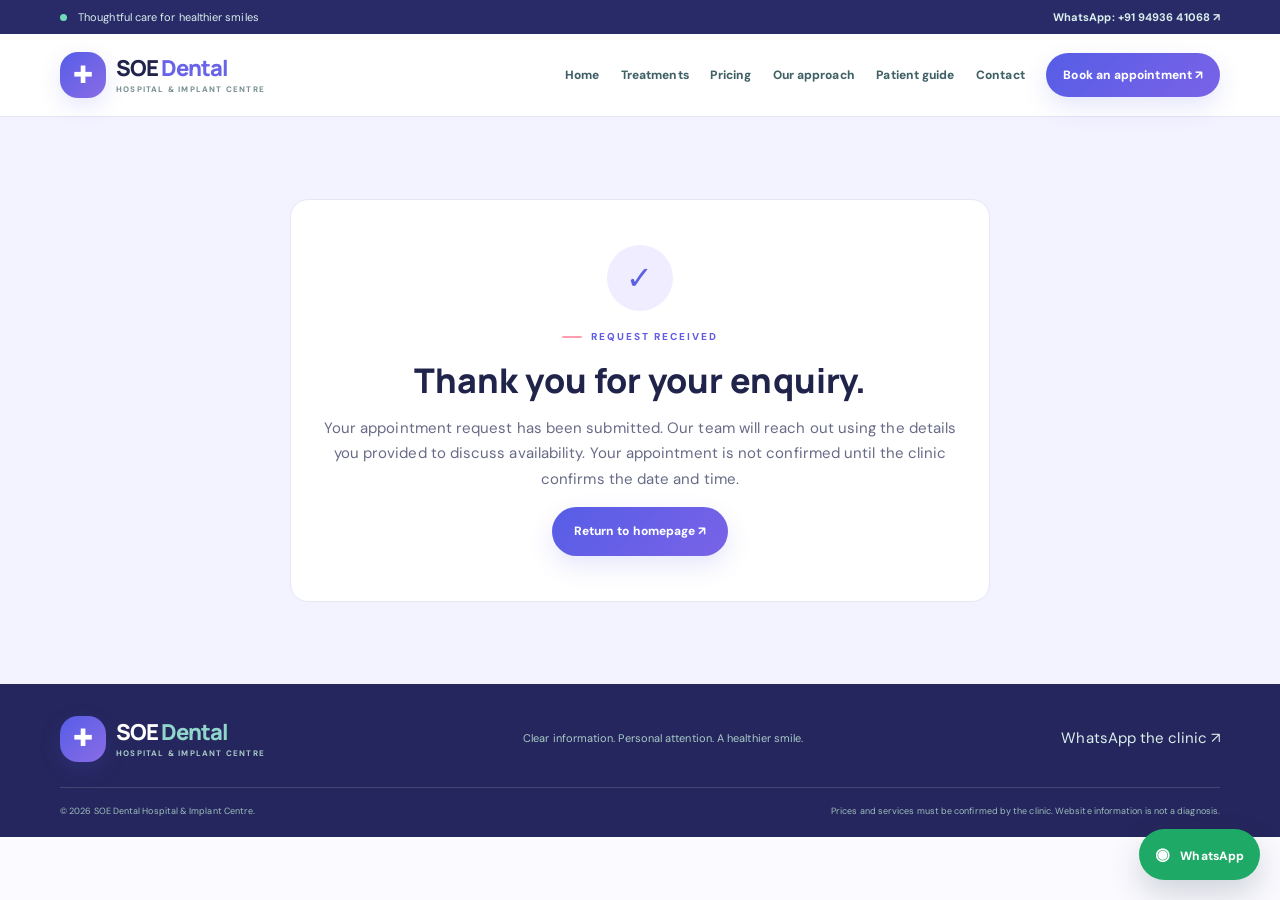
<file: SOE_Dental_Hospital_Multipage/appointment-success.html>
<!doctype html><html lang="en"><head><meta charset="utf-8"><meta name="viewport" content="width=device-width, initial-scale=1"><meta name="description" content="Your appointment enquiry has been received by SOE Dental Hospital. Await clinic confirmation."><meta name="robots" content="index,follow"><meta name="theme-color" content="#555de8"><title>Appointment Request Received | SOE Dental Hospital</title><link rel="preconnect" href="https://fonts.googleapis.com"><link rel="preconnect" href="https://fonts.gstatic.com" crossorigin><link href="https://fonts.googleapis.com/css2?family=DM+Sans:wght@400;500;600;700&family=Manrope:wght@400;500;600;700;800&display=swap" rel="stylesheet"><link rel="stylesheet" href="assets/style.css"><script type="application/ld+json">{"@context":"https://schema.org","@type":"Dentist","name":"SOE Dental Hospital & Implant Centre","telephone":"+91-9493641068","description":"Dental care information and appointment enquiries."}</script></head><body><div class="topbar"><div class="container"><span><span class="dot"></span> Thoughtful care for healthier smiles</span><a href="https://wa.me/919493641068?text=Hello%20SOE%20Dental%20Hospital%2C%20I%20would%20like%20to%20make%20an%20enquiry." target="_blank" rel="noopener">WhatsApp: +91 94936 41068 ↗</a></div></div>
<header class="header"><div class="container nav-wrap"><a class="brand" href="index.html"><span class="brand-mark">✚</span><span class="brand-copy"><strong>SOE <span>Dental</span></strong><small>HOSPITAL & IMPLANT CENTRE</small></span></a><button class="menu-toggle" aria-label="Open navigation" aria-expanded="false">☰</button><nav class="nav" aria-label="Main navigation"><a href="index.html">Home</a><a href="services.html">Treatments</a><a href="pricing.html">Pricing</a><a href="about.html">Our approach</a><a href="patient-guide.html">Patient guide</a><a href="contact.html">Contact</a><a class="nav-cta" href="appointment.html">Book an appointment ↗</a></nav></div></header><main><section class="section section-mint"><div class="container" style="max-width:700px;text-align:center;background:#fff;border:1px solid var(--line);border-radius:18px;padding:45px 28px"><div class="success-icon">✓</div><div class="eyebrow" style="justify-content:center">REQUEST RECEIVED</div><h1 style="font:800 34px/1.2 Manrope;margin:15px 0">Thank you for your enquiry.</h1><p style="color:var(--muted)">Your appointment request has been submitted. Our team will reach out using the details you provided to discuss availability. Your appointment is not confirmed until the clinic confirms the date and time.</p><a class="button primary" href="index.html">Return to homepage ↗</a></div></section></main><footer class="footer"><div class="container footer-main"><a class="brand" href="index.html"><span class="brand-mark">✚</span><span class="brand-copy"><strong>SOE <span>Dental</span></strong><small>HOSPITAL & IMPLANT CENTRE</small></span></a><p>Clear information. Personal attention. A healthier smile.</p><a href="https://wa.me/919493641068?text=Hello%20SOE%20Dental%20Hospital." target="_blank" rel="noopener">WhatsApp the clinic ↗</a></div><div class="container footer-bottom"><span>© <span id="year"></span> SOE Dental Hospital & Implant Centre.</span><span>Prices and services must be confirmed by the clinic. Website information is not a diagnosis.</span></div></footer><a class="floating-whatsapp" href="https://wa.me/919493641068?text=Hello%20SOE%20Dental%20Hospital%2C%20I%20have%20a%20dental%20enquiry." target="_blank" rel="noopener"><span>◉</span> WhatsApp</a><div class="mobile-bar"><a href="appointment.html">Book an appointment ↗</a></div><script src="assets/site.js"></script></body></html>
</file>
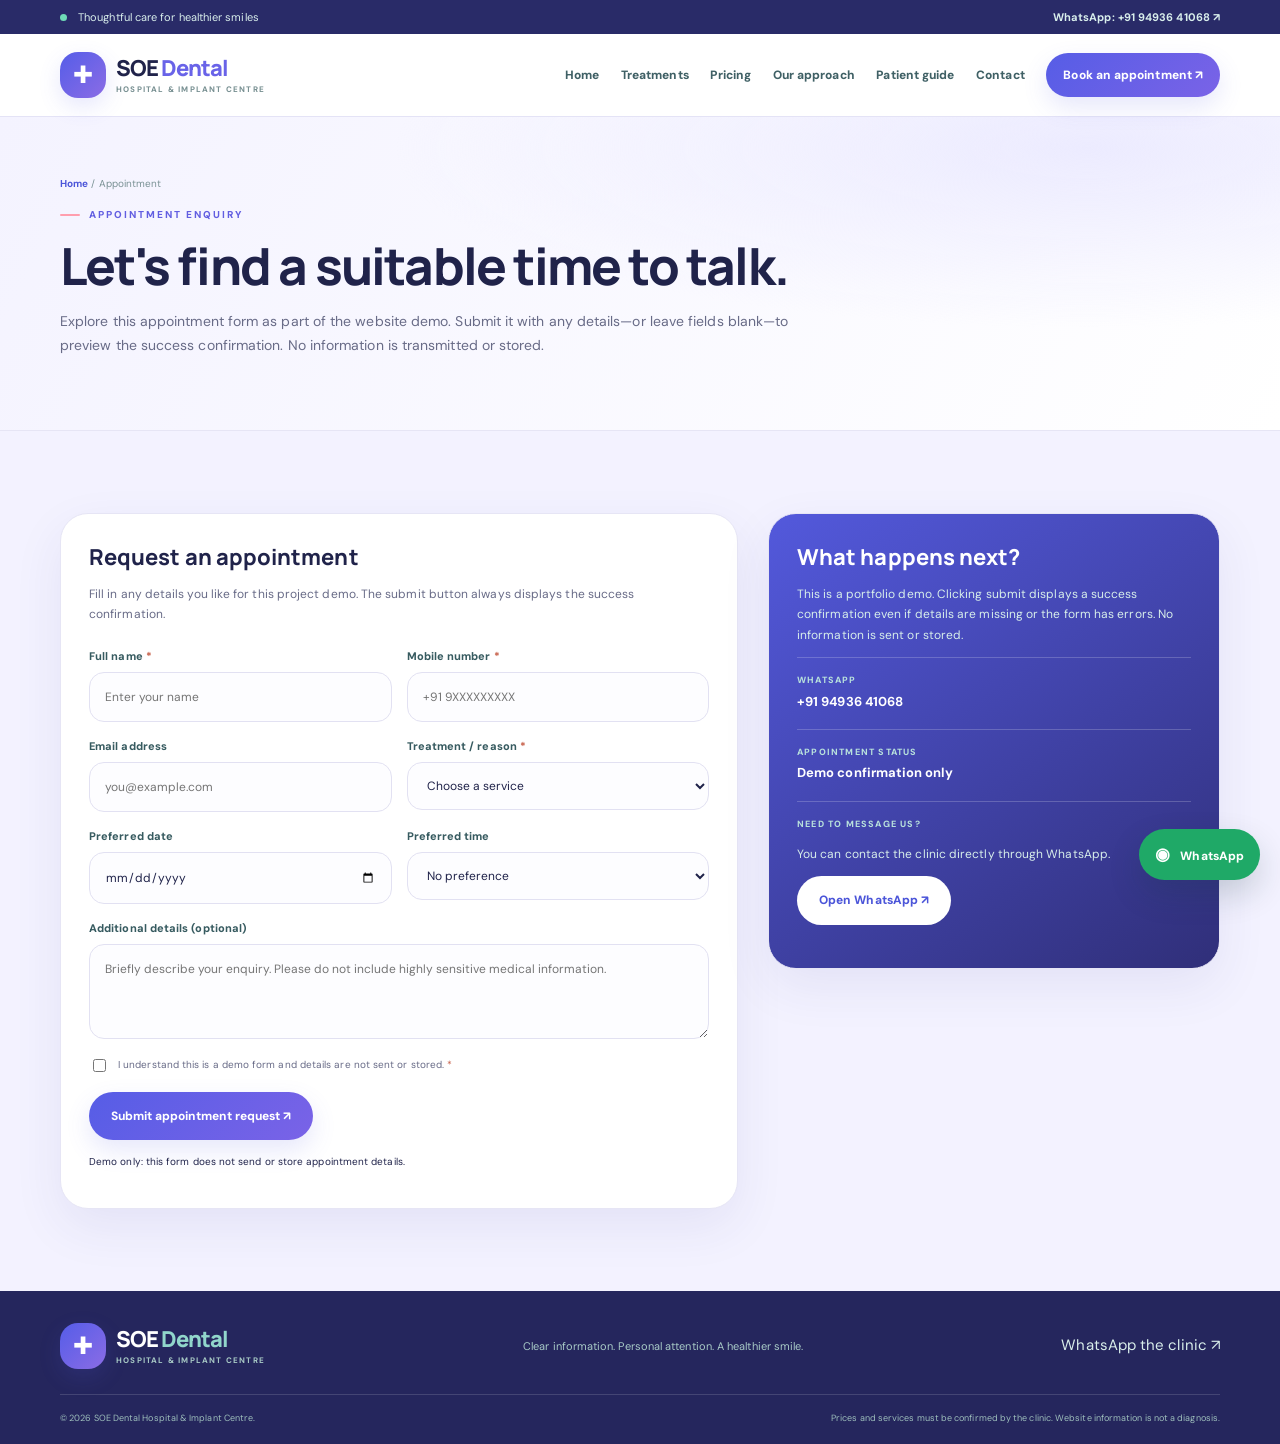
<file: SOE_Dental_Hospital_Multipage/appointment.html>
<!doctype html><html lang="en"><head><meta charset="utf-8"><meta name="viewport" content="width=device-width, initial-scale=1"><meta name="description" content="Request a dental appointment online with SOE Dental Hospital & Implant Centre. The clinic team will follow up to confirm availability."><meta name="robots" content="index,follow"><meta name="theme-color" content="#555de8"><title>Book an Appointment | SOE Dental Hospital</title><link rel="preconnect" href="https://fonts.googleapis.com"><link rel="preconnect" href="https://fonts.gstatic.com" crossorigin><link href="https://fonts.googleapis.com/css2?family=DM+Sans:wght@400;500;600;700&family=Manrope:wght@400;500;600;700;800&display=swap" rel="stylesheet"><link rel="stylesheet" href="assets/style.css"><script type="application/ld+json">{"@context":"https://schema.org","@type":"Dentist","name":"SOE Dental Hospital & Implant Centre","telephone":"+91-9493641068","description":"Dental care information and appointment enquiries."}</script></head><body><div class="topbar"><div class="container"><span><span class="dot"></span> Thoughtful care for healthier smiles</span><a href="https://wa.me/919493641068?text=Hello%20SOE%20Dental%20Hospital%2C%20I%20would%20like%20to%20make%20an%20enquiry." target="_blank" rel="noopener">WhatsApp: +91 94936 41068 ↗</a></div></div>
<header class="header"><div class="container nav-wrap"><a class="brand" href="index.html"><span class="brand-mark">✚</span><span class="brand-copy"><strong>SOE <span>Dental</span></strong><small>HOSPITAL & IMPLANT CENTRE</small></span></a><button class="menu-toggle" aria-label="Open navigation" aria-expanded="false">☰</button><nav class="nav" aria-label="Main navigation"><a href="index.html">Home</a><a href="services.html">Treatments</a><a href="pricing.html">Pricing</a><a href="about.html">Our approach</a><a href="patient-guide.html">Patient guide</a><a href="contact.html">Contact</a><a class="nav-cta" href="appointment.html">Book an appointment ↗</a></nav></div></header><main><section class="page-hero"><div class="container"><div class="breadcrumbs"><a href="index.html">Home</a> / Appointment</div><div class="eyebrow">APPOINTMENT ENQUIRY</div><h1>Let's find a suitable time to talk.</h1><p>Explore this appointment form as part of the website demo. Submit it with any details—or leave fields blank—to preview the success confirmation. No information is transmitted or stored.</p></div></section><section class="section section-mint"><div class="container form-layout"><div class="form-panel"><h2>Request an appointment</h2><p class="form-intro">Fill in any details you like for this project demo. The submit button always displays the success confirmation.</p><form id="appointmentForm" name="appointment" method="POST" action="#" novalidate data-demo-form="true"><input type="hidden" name="form-name" value="appointment"><p class="honeypot"><label>Leave this empty: <input name="bot-field"></label></p><div class="form-grid"><div class="field"><label for="fullName">Full name <span class="required">*</span></label><input id="fullName" name="fullName" autocomplete="name" required maxlength="100" placeholder="Enter your name"></div><div class="field"><label for="phone">Mobile number <span class="required">*</span></label><input id="phone" name="phone" type="tel" autocomplete="tel" required pattern="[0-9+() -]{10,18}" placeholder="+91 9XXXXXXXXX"></div><div class="field"><label for="email">Email address</label><input id="email" name="email" type="email" autocomplete="email" placeholder="you@example.com"></div><div class="field"><label for="service">Treatment / reason <span class="required">*</span></label><select id="service" name="service" required><option value="">Choose a service</option><option>Consultation / dental check-up</option><option>Cleaning / scaling</option><option>Tooth filling</option><option>Root canal / crown</option><option>Dental implants</option><option>Braces / clear aligners</option><option>Cosmetic dentistry / whitening</option><option>Gum care</option><option>Children's dentistry</option><option>Extraction / wisdom tooth</option><option>Dentures / missing teeth</option><option>Treatment price enquiry</option><option>Other / not sure</option></select></div><div class="field"><label for="preferredDate">Preferred date</label><input id="preferredDate" name="preferredDate" type="date"></div><div class="field"><label for="preferredTime">Preferred time</label><select id="preferredTime" name="preferredTime"><option value="">No preference</option><option>Morning</option><option>Afternoon</option><option>Evening</option></select></div><div class="field full"><label for="message">Additional details (optional)</label><textarea id="message" name="message" maxlength="1000" placeholder="Briefly describe your enquiry. Please do not include highly sensitive medical information."></textarea></div></div><label class="consent"><input type="checkbox" name="consent" value="yes" required><span>I understand this is a demo form and details are not sent or stored. <span class="required">*</span></span></label><div id="formError" class="form-status" role="alert"></div><button class="button primary" id="submitBtn" type="submit">Submit appointment request ↗</button><p class="small-note">Demo only: this form does not send or store appointment details.</p></form></div><aside class="info-panel"><h2>What happens next?</h2><p>This is a portfolio demo. Clicking submit displays a success confirmation even if details are missing or the form has errors. No information is sent or stored.</p><div class="info-item"><small>WHATSAPP</small><strong>+91 94936 41068</strong></div><div class="info-item"><small>APPOINTMENT STATUS</small><strong>Demo confirmation only</strong></div><div class="info-item"><small>NEED TO MESSAGE US?</small><p>You can contact the clinic directly through WhatsApp.</p><a class="button white-button" href="https://wa.me/919493641068?text=Hello%20SOE%20Dental%20Hospital%2C%20I%20would%20like%20to%20enquire%20about%20an%20appointment." target="_blank" rel="noopener">Open WhatsApp ↗</a></div></aside></div></section>
<div class="modal-backdrop" id="successModal" role="dialog" aria-modal="true" aria-labelledby="successTitle"><div class="success-modal"><div class="success-icon">✓</div><h2 id="successTitle">Appointment request successful!</h2><p>Thank you for contacting SOE Dental Hospital. Your request has been submitted. Our team will reach out using the contact details you provided to discuss availability.</p><p class="small-note">Your appointment is not confirmed until the clinic confirms the date and time.</p><button class="button primary" id="closeSuccess" type="button">Done</button></div></div></main><footer class="footer"><div class="container footer-main"><a class="brand" href="index.html"><span class="brand-mark">✚</span><span class="brand-copy"><strong>SOE <span>Dental</span></strong><small>HOSPITAL & IMPLANT CENTRE</small></span></a><p>Clear information. Personal attention. A healthier smile.</p><a href="https://wa.me/919493641068?text=Hello%20SOE%20Dental%20Hospital." target="_blank" rel="noopener">WhatsApp the clinic ↗</a></div><div class="container footer-bottom"><span>© <span id="year"></span> SOE Dental Hospital & Implant Centre.</span><span>Prices and services must be confirmed by the clinic. Website information is not a diagnosis.</span></div></footer><a class="floating-whatsapp" href="https://wa.me/919493641068?text=Hello%20SOE%20Dental%20Hospital%2C%20I%20have%20a%20dental%20enquiry." target="_blank" rel="noopener"><span>◉</span> WhatsApp</a><div class="mobile-bar"><a href="appointment.html">Book an appointment ↗</a></div><script src="assets/site.js"></script></body></html>
</file>
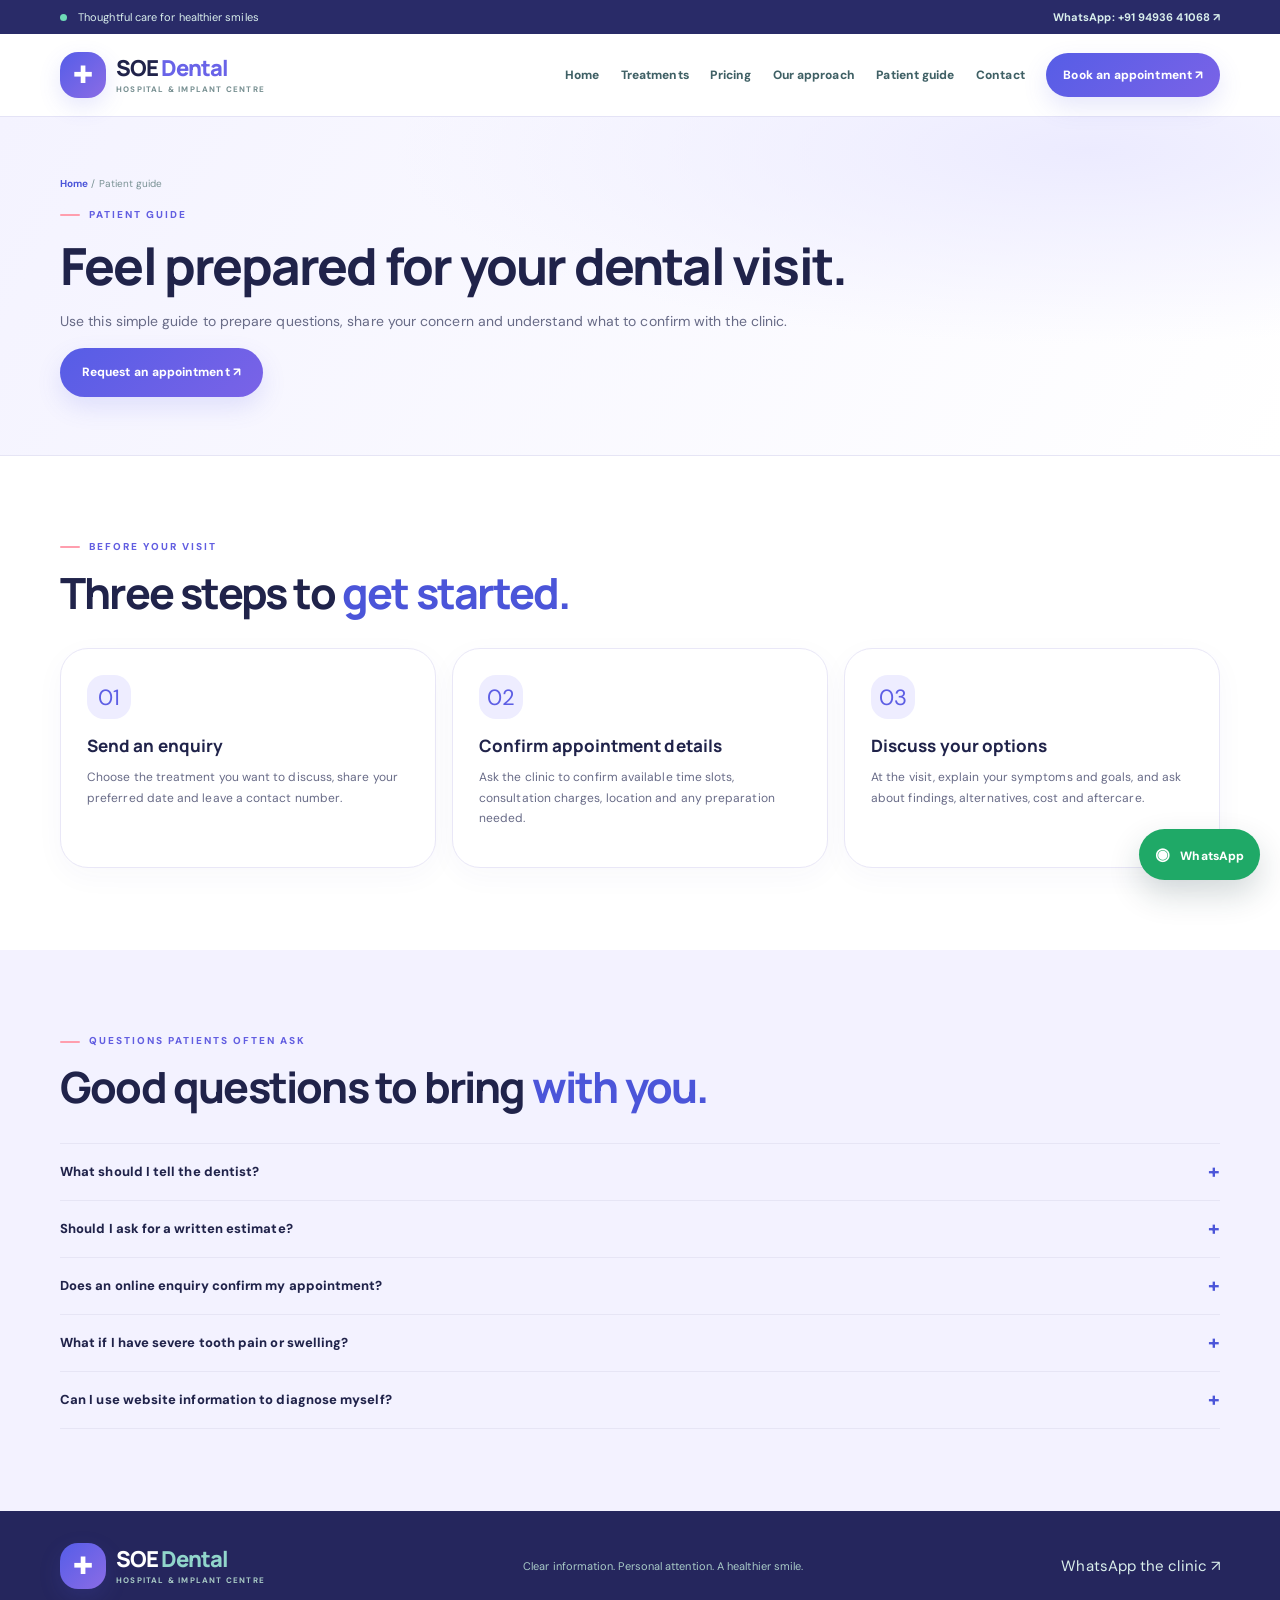
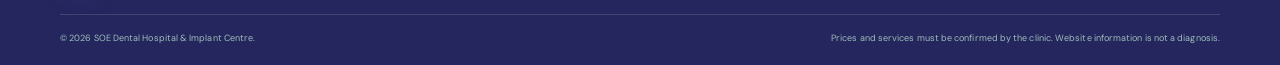
<file: SOE_Dental_Hospital_Multipage/patient-guide.html>
<!doctype html><html lang="en"><head><meta charset="utf-8"><meta name="viewport" content="width=device-width, initial-scale=1"><meta name="description" content="Prepare for a dental visit with an appointment checklist, questions to ask, cost guidance and patient FAQs."><meta name="robots" content="index,follow"><meta name="theme-color" content="#555de8"><title>Patient Guide | SOE Dental Hospital</title><link rel="preconnect" href="https://fonts.googleapis.com"><link rel="preconnect" href="https://fonts.gstatic.com" crossorigin><link href="https://fonts.googleapis.com/css2?family=DM+Sans:wght@400;500;600;700&family=Manrope:wght@400;500;600;700;800&display=swap" rel="stylesheet"><link rel="stylesheet" href="assets/style.css"><script type="application/ld+json">{"@context":"https://schema.org","@type":"Dentist","name":"SOE Dental Hospital & Implant Centre","telephone":"+91-9493641068","description":"Dental care information and appointment enquiries."}</script></head><body><div class="topbar"><div class="container"><span><span class="dot"></span> Thoughtful care for healthier smiles</span><a href="https://wa.me/919493641068?text=Hello%20SOE%20Dental%20Hospital%2C%20I%20would%20like%20to%20make%20an%20enquiry." target="_blank" rel="noopener">WhatsApp: +91 94936 41068 ↗</a></div></div>
<header class="header"><div class="container nav-wrap"><a class="brand" href="index.html"><span class="brand-mark">✚</span><span class="brand-copy"><strong>SOE <span>Dental</span></strong><small>HOSPITAL & IMPLANT CENTRE</small></span></a><button class="menu-toggle" aria-label="Open navigation" aria-expanded="false">☰</button><nav class="nav" aria-label="Main navigation"><a href="index.html">Home</a><a href="services.html">Treatments</a><a href="pricing.html">Pricing</a><a href="about.html">Our approach</a><a href="patient-guide.html" aria-current="page">Patient guide</a><a href="contact.html">Contact</a><a class="nav-cta" href="appointment.html">Book an appointment ↗</a></nav></div></header><main><section class="page-hero"><div class="container"><div class="breadcrumbs"><a href="index.html">Home</a> / Patient guide</div><div class="eyebrow">PATIENT GUIDE</div><h1>Feel prepared for your dental visit.</h1><p>Use this simple guide to prepare questions, share your concern and understand what to confirm with the clinic.</p><a class="button primary" href="appointment.html">Request an appointment ↗</a></div></section><section class="section section-white"><div class="container"><div class="section-head"><div><div class="eyebrow">BEFORE YOUR VISIT</div><h2>Three steps to <em>get started.</em></h2></div></div><div class="cards"><article class="card"><div class="card-icon">01</div><h3>Send an enquiry</h3><p>Choose the treatment you want to discuss, share your preferred date and leave a contact number.</p></article><article class="card"><div class="card-icon">02</div><h3>Confirm appointment details</h3><p>Ask the clinic to confirm available time slots, consultation charges, location and any preparation needed.</p></article><article class="card"><div class="card-icon">03</div><h3>Discuss your options</h3><p>At the visit, explain your symptoms and goals, and ask about findings, alternatives, cost and aftercare.</p></article></div></div></section><section class="section section-mint"><div class="container"><div class="section-head"><div><div class="eyebrow">QUESTIONS PATIENTS OFTEN ASK</div><h2>Good questions to bring <em>with you.</em></h2></div></div><div class="faq-list"><details><summary>What should I tell the dentist?</summary><p>Describe the concern, when it started, what makes it better or worse, any previous dental treatment and any medicines or allergies relevant to your care.</p></details><details><summary>Should I ask for a written estimate?</summary><p>Yes. Ask for an itemised estimate and clarify whether imaging, temporary work, crowns, follow-up visits and aftercare are included.</p></details><details><summary>Does an online enquiry confirm my appointment?</summary><p>No. Your request is received for follow-up. The clinic needs to confirm the actual date and time based on availability.</p></details><details><summary>What if I have severe tooth pain or swelling?</summary><p>Contact a dental professional promptly. If you have difficulty breathing or swallowing, rapidly increasing facial or neck swelling, or serious facial injury, seek emergency medical care immediately.</p></details><details><summary>Can I use website information to diagnose myself?</summary><p>No. Website content is general information. A dental professional needs to assess your situation to recommend suitable care.</p></details></div></div></section></main><footer class="footer"><div class="container footer-main"><a class="brand" href="index.html"><span class="brand-mark">✚</span><span class="brand-copy"><strong>SOE <span>Dental</span></strong><small>HOSPITAL & IMPLANT CENTRE</small></span></a><p>Clear information. Personal attention. A healthier smile.</p><a href="https://wa.me/919493641068?text=Hello%20SOE%20Dental%20Hospital." target="_blank" rel="noopener">WhatsApp the clinic ↗</a></div><div class="container footer-bottom"><span>© <span id="year"></span> SOE Dental Hospital & Implant Centre.</span><span>Prices and services must be confirmed by the clinic. Website information is not a diagnosis.</span></div></footer><a class="floating-whatsapp" href="https://wa.me/919493641068?text=Hello%20SOE%20Dental%20Hospital%2C%20I%20have%20a%20dental%20enquiry." target="_blank" rel="noopener"><span>◉</span> WhatsApp</a><div class="mobile-bar"><a href="appointment.html">Book an appointment ↗</a></div><script src="assets/site.js"></script></body></html>
</file>
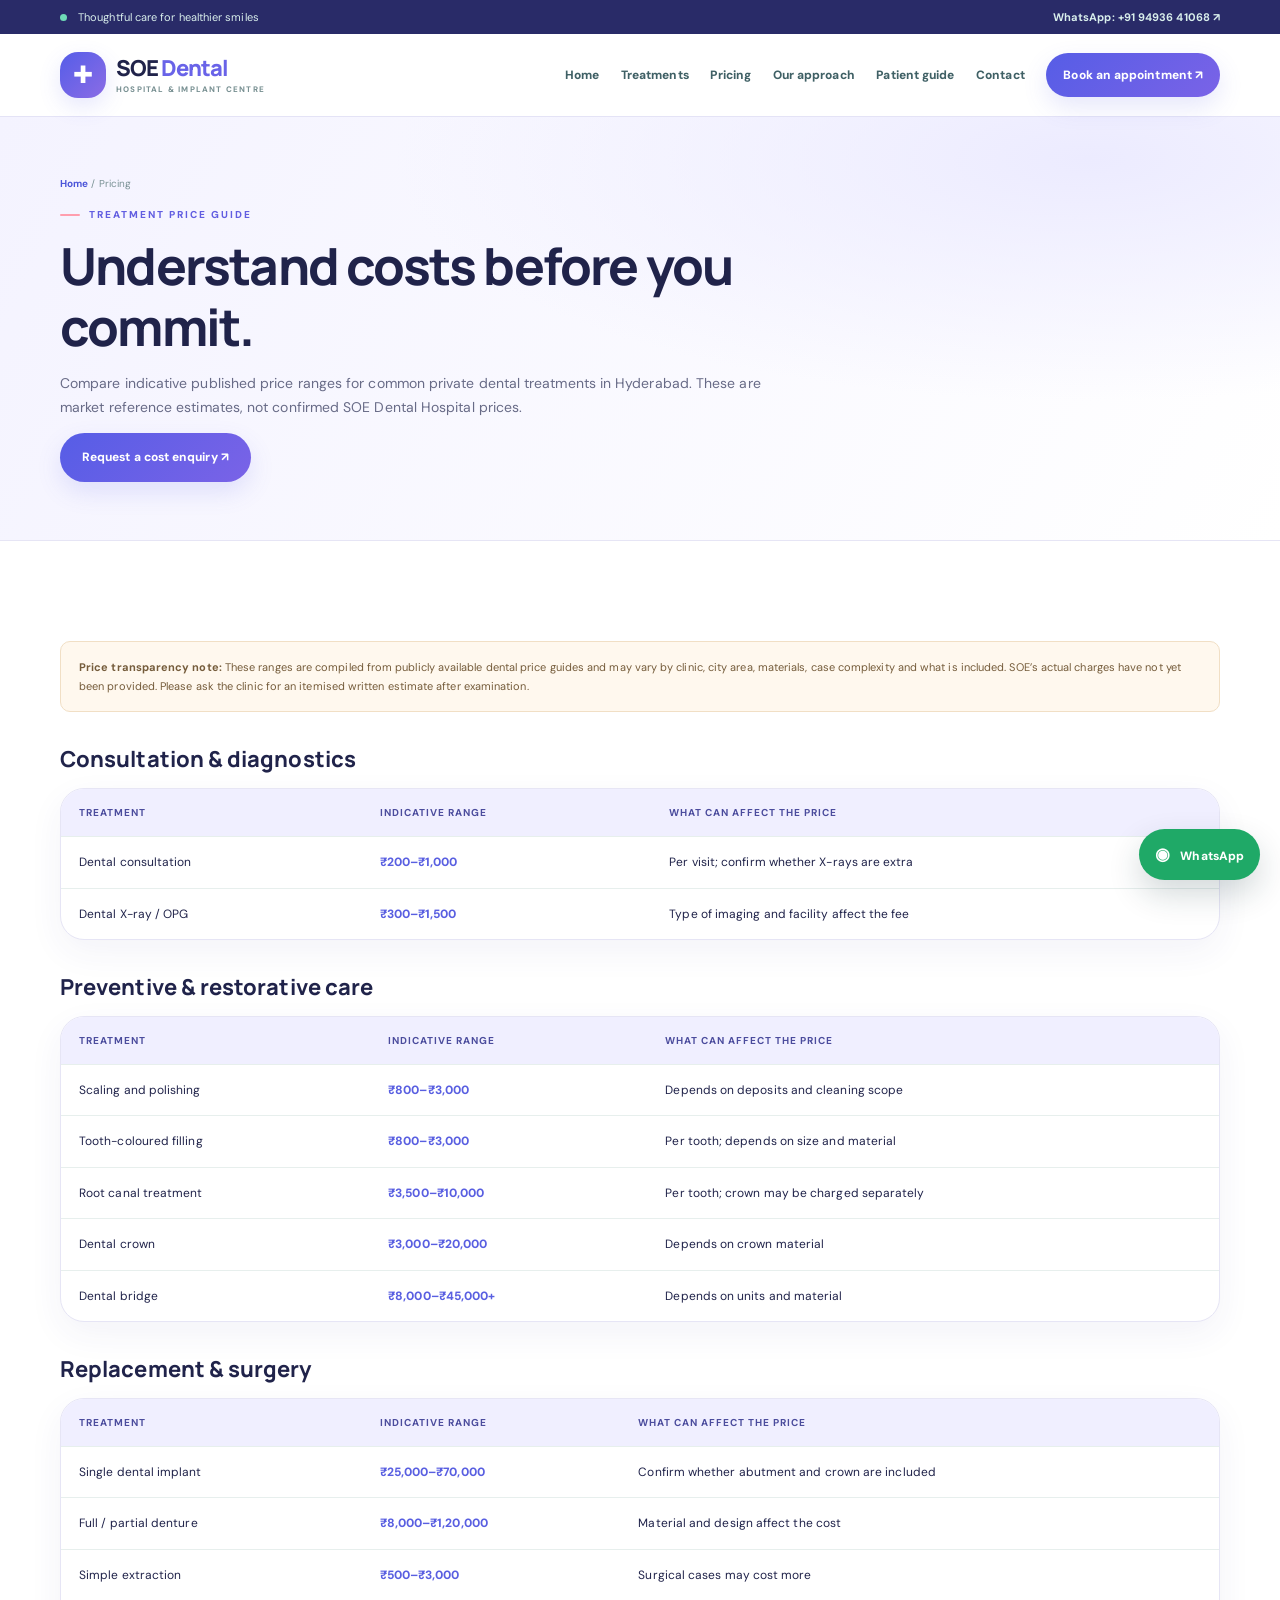
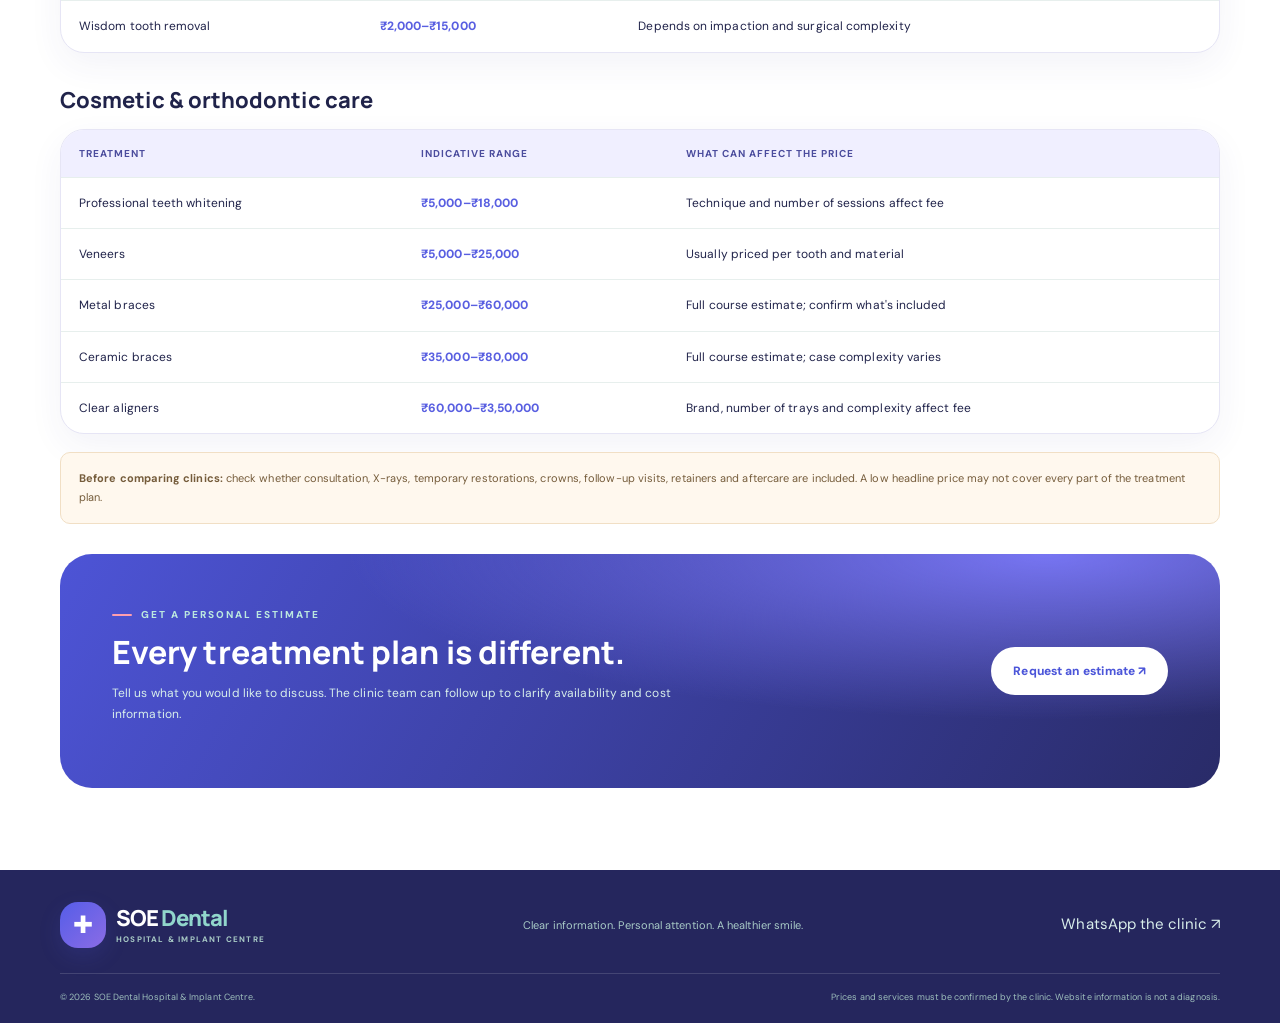
<file: SOE_Dental_Hospital_Multipage/pricing.html>
<!doctype html><html lang="en"><head><meta charset="utf-8"><meta name="viewport" content="width=device-width, initial-scale=1"><meta name="description" content="Indicative Hyderabad dental treatment price guide for consultations, cleaning, fillings, root canals, implants, braces and cosmetic care."><meta name="robots" content="index,follow"><meta name="theme-color" content="#555de8"><title>Dental Treatment Prices | SOE Dental Hospital</title><link rel="preconnect" href="https://fonts.googleapis.com"><link rel="preconnect" href="https://fonts.gstatic.com" crossorigin><link href="https://fonts.googleapis.com/css2?family=DM+Sans:wght@400;500;600;700&family=Manrope:wght@400;500;600;700;800&display=swap" rel="stylesheet"><link rel="stylesheet" href="assets/style.css"><script type="application/ld+json">{"@context":"https://schema.org","@type":"Dentist","name":"SOE Dental Hospital & Implant Centre","telephone":"+91-9493641068","description":"Dental care information and appointment enquiries."}</script></head><body><div class="topbar"><div class="container"><span><span class="dot"></span> Thoughtful care for healthier smiles</span><a href="https://wa.me/919493641068?text=Hello%20SOE%20Dental%20Hospital%2C%20I%20would%20like%20to%20make%20an%20enquiry." target="_blank" rel="noopener">WhatsApp: +91 94936 41068 ↗</a></div></div>
<header class="header"><div class="container nav-wrap"><a class="brand" href="index.html"><span class="brand-mark">✚</span><span class="brand-copy"><strong>SOE <span>Dental</span></strong><small>HOSPITAL & IMPLANT CENTRE</small></span></a><button class="menu-toggle" aria-label="Open navigation" aria-expanded="false">☰</button><nav class="nav" aria-label="Main navigation"><a href="index.html">Home</a><a href="services.html">Treatments</a><a href="pricing.html" aria-current="page">Pricing</a><a href="about.html">Our approach</a><a href="patient-guide.html">Patient guide</a><a href="contact.html">Contact</a><a class="nav-cta" href="appointment.html">Book an appointment ↗</a></nav></div></header><main><section class="page-hero"><div class="container"><div class="breadcrumbs"><a href="index.html">Home</a> / Pricing</div><div class="eyebrow">TREATMENT PRICE GUIDE</div><h1>Understand costs before you commit.</h1><p>Compare indicative published price ranges for common private dental treatments in Hyderabad. These are market reference estimates, not confirmed SOE Dental Hospital prices.</p><a class="button primary" href="appointment.html?service=Treatment%20cost%20enquiry">Request a cost enquiry ↗</a></div></section><section class="section section-white"><div class="container"><div class="note"><strong>Price transparency note:</strong> These ranges are compiled from publicly available dental price guides and may vary by clinic, city area, materials, case complexity and what is included. SOE’s actual charges have not yet been provided. Please ask the clinic for an itemised written estimate after examination.</div><h2 class="category-title">Consultation & diagnostics</h2><div class="price-table-wrap"><table class="price-table"><thead><tr><th>Treatment</th><th>Indicative range</th><th>What can affect the price</th></tr></thead><tbody><tr><td>Dental consultation</td><td class="price">₹200–₹1,000</td><td>Per visit; confirm whether X-rays are extra</td></tr><tr><td>Dental X-ray / OPG</td><td class="price">₹300–₹1,500</td><td>Type of imaging and facility affect the fee</td></tr></tbody></table></div><h2 class="category-title">Preventive & restorative care</h2><div class="price-table-wrap"><table class="price-table"><thead><tr><th>Treatment</th><th>Indicative range</th><th>What can affect the price</th></tr></thead><tbody><tr><td>Scaling and polishing</td><td class="price">₹800–₹3,000</td><td>Depends on deposits and cleaning scope</td></tr><tr><td>Tooth-coloured filling</td><td class="price">₹800–₹3,000</td><td>Per tooth; depends on size and material</td></tr><tr><td>Root canal treatment</td><td class="price">₹3,500–₹10,000</td><td>Per tooth; crown may be charged separately</td></tr><tr><td>Dental crown</td><td class="price">₹3,000–₹20,000</td><td>Depends on crown material</td></tr><tr><td>Dental bridge</td><td class="price">₹8,000–₹45,000+</td><td>Depends on units and material</td></tr></tbody></table></div><h2 class="category-title">Replacement & surgery</h2><div class="price-table-wrap"><table class="price-table"><thead><tr><th>Treatment</th><th>Indicative range</th><th>What can affect the price</th></tr></thead><tbody><tr><td>Single dental implant</td><td class="price">₹25,000–₹70,000</td><td>Confirm whether abutment and crown are included</td></tr><tr><td>Full / partial denture</td><td class="price">₹8,000–₹1,20,000</td><td>Material and design affect the cost</td></tr><tr><td>Simple extraction</td><td class="price">₹500–₹3,000</td><td>Surgical cases may cost more</td></tr><tr><td>Wisdom tooth removal</td><td class="price">₹2,000–₹15,000</td><td>Depends on impaction and surgical complexity</td></tr></tbody></table></div><h2 class="category-title">Cosmetic & orthodontic care</h2><div class="price-table-wrap"><table class="price-table"><thead><tr><th>Treatment</th><th>Indicative range</th><th>What can affect the price</th></tr></thead><tbody><tr><td>Professional teeth whitening</td><td class="price">₹5,000–₹18,000</td><td>Technique and number of sessions affect fee</td></tr><tr><td>Veneers</td><td class="price">₹5,000–₹25,000</td><td>Usually priced per tooth and material</td></tr><tr><td>Metal braces</td><td class="price">₹25,000–₹60,000</td><td>Full course estimate; confirm what's included</td></tr><tr><td>Ceramic braces</td><td class="price">₹35,000–₹80,000</td><td>Full course estimate; case complexity varies</td></tr><tr><td>Clear aligners</td><td class="price">₹60,000–₹3,50,000</td><td>Brand, number of trays and complexity affect fee</td></tr></tbody></table></div><div class="note"><strong>Before comparing clinics:</strong> check whether consultation, X-rays, temporary restorations, crowns, follow-up visits, retainers and aftercare are included. A low headline price may not cover every part of the treatment plan.</div><div class="contact-band" style="margin-top:30px"><div><div class="eyebrow" style="color:#bce8df">GET A PERSONAL ESTIMATE</div><h2>Every treatment plan is different.</h2><p>Tell us what you would like to discuss. The clinic team can follow up to clarify availability and cost information.</p></div><a class="button white-button" href="appointment.html?service=Price%20estimate">Request an estimate ↗</a></div></div></section></main><footer class="footer"><div class="container footer-main"><a class="brand" href="index.html"><span class="brand-mark">✚</span><span class="brand-copy"><strong>SOE <span>Dental</span></strong><small>HOSPITAL & IMPLANT CENTRE</small></span></a><p>Clear information. Personal attention. A healthier smile.</p><a href="https://wa.me/919493641068?text=Hello%20SOE%20Dental%20Hospital." target="_blank" rel="noopener">WhatsApp the clinic ↗</a></div><div class="container footer-bottom"><span>© <span id="year"></span> SOE Dental Hospital & Implant Centre.</span><span>Prices and services must be confirmed by the clinic. Website information is not a diagnosis.</span></div></footer><a class="floating-whatsapp" href="https://wa.me/919493641068?text=Hello%20SOE%20Dental%20Hospital%2C%20I%20have%20a%20dental%20enquiry." target="_blank" rel="noopener"><span>◉</span> WhatsApp</a><div class="mobile-bar"><a href="appointment.html">Book an appointment ↗</a></div><script src="assets/site.js"></script></body></html>
</file>
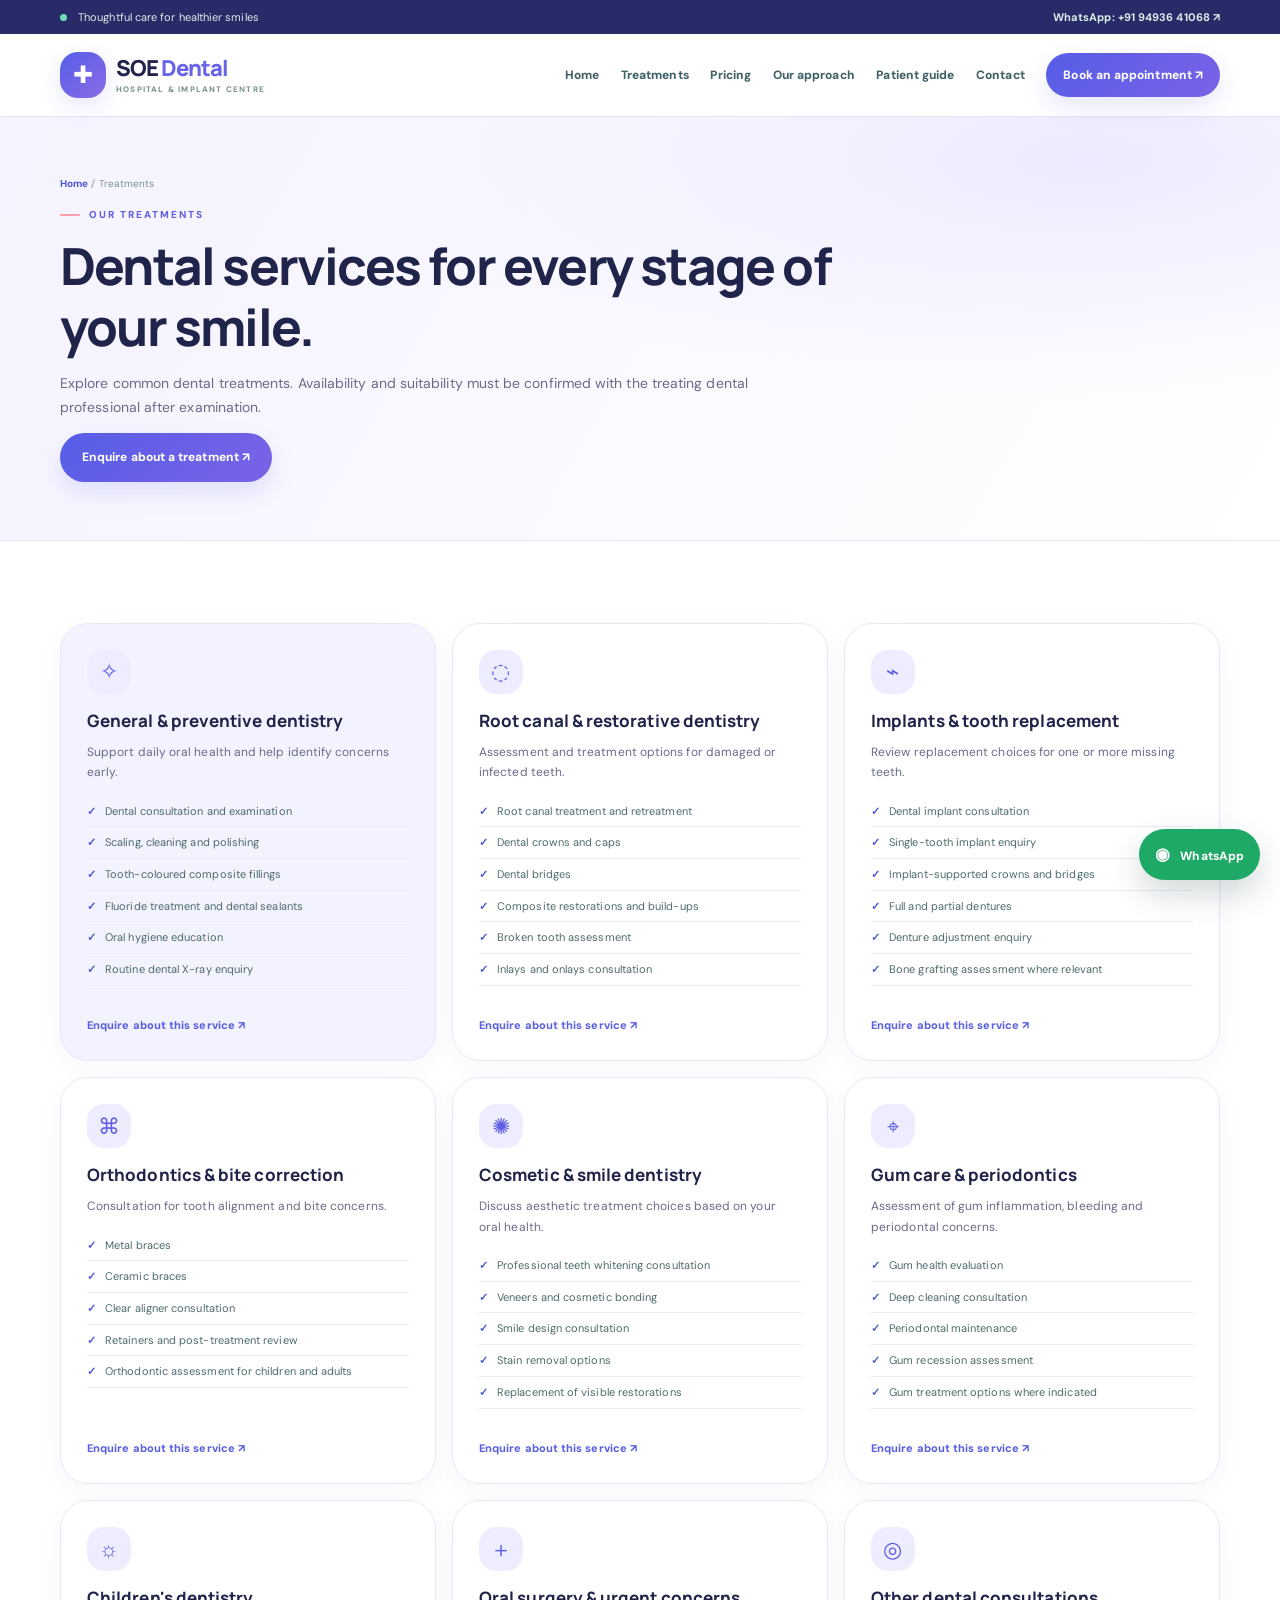
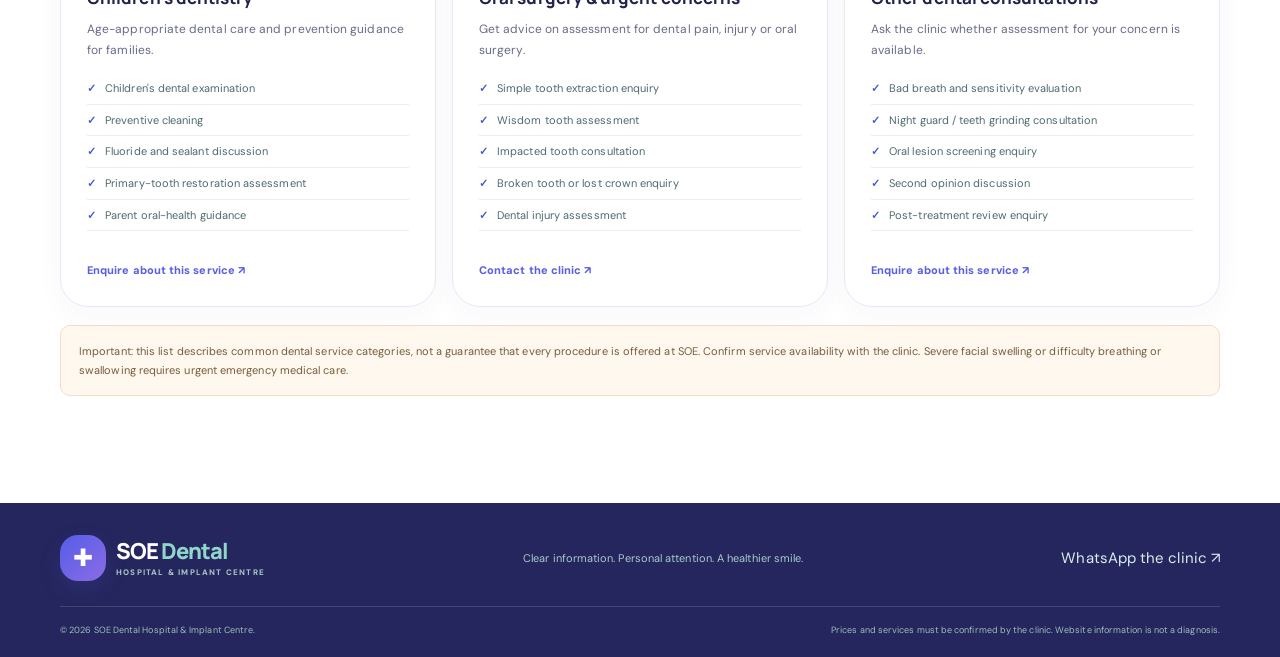
<file: SOE_Dental_Hospital_Multipage/services.html>
<!doctype html><html lang="en"><head><meta charset="utf-8"><meta name="viewport" content="width=device-width, initial-scale=1"><meta name="description" content="Explore preventive, restorative, implant, orthodontic, cosmetic, gum, paediatric and oral surgery service categories."><meta name="robots" content="index,follow"><meta name="theme-color" content="#555de8"><title>Dental Treatments & Services | SOE Dental Hospital</title><link rel="preconnect" href="https://fonts.googleapis.com"><link rel="preconnect" href="https://fonts.gstatic.com" crossorigin><link href="https://fonts.googleapis.com/css2?family=DM+Sans:wght@400;500;600;700&family=Manrope:wght@400;500;600;700;800&display=swap" rel="stylesheet"><link rel="stylesheet" href="assets/style.css"><script type="application/ld+json">{"@context":"https://schema.org","@type":"Dentist","name":"SOE Dental Hospital & Implant Centre","telephone":"+91-9493641068","description":"Dental care information and appointment enquiries."}</script></head><body><div class="topbar"><div class="container"><span><span class="dot"></span> Thoughtful care for healthier smiles</span><a href="https://wa.me/919493641068?text=Hello%20SOE%20Dental%20Hospital%2C%20I%20would%20like%20to%20make%20an%20enquiry." target="_blank" rel="noopener">WhatsApp: +91 94936 41068 ↗</a></div></div>
<header class="header"><div class="container nav-wrap"><a class="brand" href="index.html"><span class="brand-mark">✚</span><span class="brand-copy"><strong>SOE <span>Dental</span></strong><small>HOSPITAL & IMPLANT CENTRE</small></span></a><button class="menu-toggle" aria-label="Open navigation" aria-expanded="false">☰</button><nav class="nav" aria-label="Main navigation"><a href="index.html">Home</a><a href="services.html" aria-current="page">Treatments</a><a href="pricing.html">Pricing</a><a href="about.html">Our approach</a><a href="patient-guide.html">Patient guide</a><a href="contact.html">Contact</a><a class="nav-cta" href="appointment.html">Book an appointment ↗</a></nav></div></header><main><section class="page-hero"><div class="container"><div class="breadcrumbs"><a href="index.html">Home</a> / Treatments</div><div class="eyebrow">OUR TREATMENTS</div><h1>Dental services for every stage of your smile.</h1><p>Explore common dental treatments. Availability and suitability must be confirmed with the treating dental professional after examination.</p><a class="button primary" href="appointment.html">Enquire about a treatment ↗</a></div></section>
<section class="section section-white"><div class="container"><div class="cards">
<article class="card mint" id="general"><div class="card-icon">✧</div><h3>General & preventive dentistry</h3><p>Support daily oral health and help identify concerns early.</p><ul class="check-list"><li>Dental consultation and examination</li><li>Scaling, cleaning and polishing</li><li>Tooth-coloured composite fillings</li><li>Fluoride treatment and dental sealants</li><li>Oral hygiene education</li><li>Routine dental X-ray enquiry</li></ul><a class="card-link" href="appointment.html?service=General%20and%20preventive%20care">Enquire about this service ↗</a></article>
<article class="card" id="restorative"><div class="card-icon">◌</div><h3>Root canal & restorative dentistry</h3><p>Assessment and treatment options for damaged or infected teeth.</p><ul class="check-list"><li>Root canal treatment and retreatment</li><li>Dental crowns and caps</li><li>Dental bridges</li><li>Composite restorations and build-ups</li><li>Broken tooth assessment</li><li>Inlays and onlays consultation</li></ul><a class="card-link" href="appointment.html?service=Root%20canal%20and%20restoration">Enquire about this service ↗</a></article>
<article class="card" id="implants"><div class="card-icon">⌁</div><h3>Implants & tooth replacement</h3><p>Review replacement choices for one or more missing teeth.</p><ul class="check-list"><li>Dental implant consultation</li><li>Single-tooth implant enquiry</li><li>Implant-supported crowns and bridges</li><li>Full and partial dentures</li><li>Denture adjustment enquiry</li><li>Bone grafting assessment where relevant</li></ul><a class="card-link" href="appointment.html?service=Implants%20and%20tooth%20replacement">Enquire about this service ↗</a></article>
<article class="card" id="orthodontics"><div class="card-icon">⌘</div><h3>Orthodontics & bite correction</h3><p>Consultation for tooth alignment and bite concerns.</p><ul class="check-list"><li>Metal braces</li><li>Ceramic braces</li><li>Clear aligner consultation</li><li>Retainers and post-treatment review</li><li>Orthodontic assessment for children and adults</li></ul><a class="card-link" href="appointment.html?service=Braces%20and%20clear%20aligners">Enquire about this service ↗</a></article>
<article class="card" id="cosmetic"><div class="card-icon">✺</div><h3>Cosmetic & smile dentistry</h3><p>Discuss aesthetic treatment choices based on your oral health.</p><ul class="check-list"><li>Professional teeth whitening consultation</li><li>Veneers and cosmetic bonding</li><li>Smile design consultation</li><li>Stain removal options</li><li>Replacement of visible restorations</li></ul><a class="card-link" href="appointment.html?service=Cosmetic%20dentistry">Enquire about this service ↗</a></article>
<article class="card" id="gum"><div class="card-icon">⌖</div><h3>Gum care & periodontics</h3><p>Assessment of gum inflammation, bleeding and periodontal concerns.</p><ul class="check-list"><li>Gum health evaluation</li><li>Deep cleaning consultation</li><li>Periodontal maintenance</li><li>Gum recession assessment</li><li>Gum treatment options where indicated</li></ul><a class="card-link" href="appointment.html?service=Gum%20care">Enquire about this service ↗</a></article>
<article class="card" id="children"><div class="card-icon">☼</div><h3>Children's dentistry</h3><p>Age-appropriate dental care and prevention guidance for families.</p><ul class="check-list"><li>Children's dental examination</li><li>Preventive cleaning</li><li>Fluoride and sealant discussion</li><li>Primary-tooth restoration assessment</li><li>Parent oral-health guidance</li></ul><a class="card-link" href="appointment.html?service=Children%27s%20dentistry">Enquire about this service ↗</a></article>
<article class="card" id="surgery"><div class="card-icon">＋</div><h3>Oral surgery & urgent concerns</h3><p>Get advice on assessment for dental pain, injury or oral surgery.</p><ul class="check-list"><li>Simple tooth extraction enquiry</li><li>Wisdom tooth assessment</li><li>Impacted tooth consultation</li><li>Broken tooth or lost crown enquiry</li><li>Dental injury assessment</li></ul><a class="card-link" href="appointment.html?service=Oral%20surgery%20or%20urgent%20dental%20concern">Contact the clinic ↗</a></article>
<article class="card"><div class="card-icon">◎</div><h3>Other dental consultations</h3><p>Ask the clinic whether assessment for your concern is available.</p><ul class="check-list"><li>Bad breath and sensitivity evaluation</li><li>Night guard / teeth grinding consultation</li><li>Oral lesion screening enquiry</li><li>Second opinion discussion</li><li>Post-treatment review enquiry</li></ul><a class="card-link" href="appointment.html?service=Other%20dental%20consultation">Enquire about this service ↗</a></article>
</div><div class="note">Important: this list describes common dental service categories, not a guarantee that every procedure is offered at SOE. Confirm service availability with the clinic. Severe facial swelling or difficulty breathing or swallowing requires urgent emergency medical care.</div></div></section></main><footer class="footer"><div class="container footer-main"><a class="brand" href="index.html"><span class="brand-mark">✚</span><span class="brand-copy"><strong>SOE <span>Dental</span></strong><small>HOSPITAL & IMPLANT CENTRE</small></span></a><p>Clear information. Personal attention. A healthier smile.</p><a href="https://wa.me/919493641068?text=Hello%20SOE%20Dental%20Hospital." target="_blank" rel="noopener">WhatsApp the clinic ↗</a></div><div class="container footer-bottom"><span>© <span id="year"></span> SOE Dental Hospital & Implant Centre.</span><span>Prices and services must be confirmed by the clinic. Website information is not a diagnosis.</span></div></footer><a class="floating-whatsapp" href="https://wa.me/919493641068?text=Hello%20SOE%20Dental%20Hospital%2C%20I%20have%20a%20dental%20enquiry." target="_blank" rel="noopener"><span>◉</span> WhatsApp</a><div class="mobile-bar"><a href="appointment.html">Book an appointment ↗</a></div><script src="assets/site.js"></script></body></html>
</file>
<file: SOE_Dental_Hospital_Multipage/assets/style.css>
/* SOE Dental Hospital — shared design system */
:root{--teal:#087f8c;--deep:#07515d;--ink:#14343a;--muted:#60797d;--mint:#e6f4f0;--bg:#f8fbfa;--line:#dce9e6;--white:#fff;--coral:#df9b80;--shadow:0 18px 55px rgba(12,74,81,.12)}
*{box-sizing:border-box}html{scroll-behavior:smooth;scroll-padding-top:105px}body{margin:0;color:var(--ink);background:var(--bg);font:15px/1.7 "DM Sans",Arial,sans-serif}img{display:block;max-width:100%}a{color:inherit;text-decoration:none}button,input,select,textarea{font:inherit}.container{width:min(1160px,calc(100% - 44px));margin:auto}.topbar{background:#073d46;color:#d9efec;font-size:11px}.topbar .container{display:flex;justify-content:space-between;align-items:center;min-height:34px;gap:16px}.topbar a{font-weight:700}.dot{display:inline-block;width:7px;height:7px;border-radius:50%;background:#6fdbb7;margin-right:8px}.header{position:sticky;top:0;z-index:50;background:#ffffffef;backdrop-filter:blur(12px);border-bottom:1px solid #e3eeeb}.nav-wrap{min-height:82px;display:flex;align-items:center;justify-content:space-between;gap:24px}.brand{display:flex;align-items:center;gap:10px;flex-shrink:0}.brand-mark{width:46px;height:46px;background:var(--teal);border-radius:15px;display:grid;place-items:center;color:#fff;font-size:24px}.brand-copy{display:flex;flex-direction:column;line-height:1.15}.brand-copy strong{font:800 22px/1.1 "Manrope",sans-serif;letter-spacing:-1px}.brand-copy strong span{color:var(--teal)}.brand-copy small{font-size:8px;letter-spacing:1.2px;font-weight:800;color:#789092;margin-top:5px}.nav{display:flex;align-items:center;gap:26px;font-size:12px;font-weight:800;color:#3f6065}.nav>a:hover{color:var(--teal)}.nav .nav-cta{background:var(--teal);color:white;padding:12px 17px;border-radius:10px;box-shadow:0 8px 20px #087f8c24}.menu-toggle{display:none;background:#fff;border:1px solid var(--line);border-radius:10px;padding:10px;color:var(--ink)}.button{display:inline-flex;align-items:center;justify-content:center;gap:12px;border:0;border-radius:9px;padding:14px 19px;font-size:12px;font-weight:800;cursor:pointer;transition:.2s}.button:hover{transform:translateY(-2px)}.primary{background:var(--teal);color:#fff;box-shadow:0 9px 22px #087f8c25}.secondary{border:1px solid var(--line);background:white;color:var(--ink)}.white-button{background:white;color:var(--teal)}.eyebrow{font-size:10px;font-weight:800;letter-spacing:2px;color:var(--teal);text-transform:uppercase}.eyebrow:before{content:"";display:inline-block;vertical-align:middle;width:20px;height:2px;background:var(--coral);margin-right:9px}.hero{padding:70px 0 0;overflow:hidden;background:linear-gradient(110deg,#f0f8f6,#f9fcfb 65%,#e5f4f0);position:relative}.hero-grid{display:grid;grid-template-columns:1.02fr .9fr;gap:60px;align-items:center;padding-bottom:55px}.hero h1{font:750 clamp(42px,5vw,64px)/1.08 "Manrope",sans-serif;letter-spacing:-3px;margin:18px 0 20px;max-width:640px}.hero h1 em,h1 em,h2 em{font-style:normal;color:var(--teal)}.hero p{color:var(--muted);max-width:560px;line-height:1.9}.actions{display:flex;gap:12px;flex-wrap:wrap;margin-top:27px}.hero-image{position:relative;padding:10px 14px 15px 0}.hero-image img{width:100%;height:450px;object-fit:cover;border-radius:180px 180px 20px 20px;box-shadow:var(--shadow)}.image-caption{position:absolute;bottom:32px;left:22px;right:36px;background:#0b3f49d9;color:#fff;border-radius:12px;padding:13px 16px;font-size:12px}.trust-strip{border-top:1px solid #dbe9e6;display:flex;justify-content:space-between;gap:15px;flex-wrap:wrap;padding:19px 0;color:#688387;font-size:9px;font-weight:800;letter-spacing:1.1px}.section{padding:82px 0}.section-white{background:white}.section-mint{background:#f0f7f5}.section-head{display:flex;align-items:end;justify-content:space-between;gap:35px;margin-bottom:30px}.section-head h2,.split h2,.page-hero h1,.content-head h1{font:750 clamp(30px,3.5vw,43px)/1.2 "Manrope",sans-serif;letter-spacing:-1.8px;margin:12px 0 0}.section-head>p{max-width:430px;color:var(--muted);font-size:13px;margin-bottom:2px}.cards{display:grid;grid-template-columns:repeat(3,1fr);gap:16px}.card{background:#fff;border:1px solid #dfebe8;border-radius:15px;padding:23px;display:flex;flex-direction:column;transition:.2s}.card:hover{transform:translateY(-4px);box-shadow:var(--shadow)}.card.mint{background:var(--mint)}.card-icon{width:44px;height:44px;display:grid;place-items:center;background:#e5f4f0;color:var(--teal);border-radius:12px;font-size:22px;margin-bottom:16px}.card h3{font:750 17px/1.35 "Manrope",sans-serif;margin:0 0 9px}.card p{font-size:12px;color:var(--muted);margin:0 0 13px}.check-list{list-style:none;padding:0;margin:0 0 20px}.check-list li{font-size:11px;padding:6px 0;border-bottom:1px solid #e8f0ee;color:#4d6a6e}.check-list li:before{content:"✓";color:var(--teal);font-weight:900;margin-right:9px}.card-link{margin-top:auto;padding-top:10px;color:var(--teal);font-weight:800;font-size:11px}.split{display:grid;grid-template-columns:.9fr 1fr;gap:70px;align-items:center}.split img{width:100%;height:430px;object-fit:cover;border-radius:18px 115px 18px 18px;box-shadow:var(--shadow)}.split p{color:var(--muted);font-size:13px;line-height:1.9}.feature-list{display:grid;gap:14px;margin:22px 0}.feature{display:flex;gap:12px}.feature-bullet{width:25px;height:25px;flex:none;border-radius:50%;background:#e4f4ef;color:var(--teal);display:grid;place-items:center;font-weight:900}.feature strong,.feature small{display:block}.feature strong{font-size:12px}.feature small{font-size:11px;color:var(--muted)}.page-hero{padding:58px 0;background:linear-gradient(110deg,#eef8f5,#f9fcfb);border-bottom:1px solid var(--line)}.page-hero .container{max-width:1160px}.page-hero h1{font-size:clamp(35px,4vw,52px);max-width:800px}.page-hero p{max-width:740px;color:var(--muted);font-size:14px}.breadcrumbs{font-size:10px;color:#799194;margin-bottom:14px}.breadcrumbs a{color:var(--teal);font-weight:700}.price-table-wrap{overflow-x:auto;background:white;border:1px solid var(--line);border-radius:14px}.price-table{width:100%;border-collapse:collapse;min-width:650px}.price-table th,.price-table td{text-align:left;padding:15px 18px;border-bottom:1px solid #e7efed;font-size:12px}.price-table th{background:#e9f5f2;color:#315c61;font-size:10px;text-transform:uppercase;letter-spacing:1px}.price-table tr:last-child td{border-bottom:0}.price{font-weight:800;color:var(--teal);white-space:nowrap}.note{padding:16px 18px;background:#fff8ee;border:1px solid #f1dfc5;color:#755c3b;border-radius:10px;font-size:11px;margin:18px 0 25px}.category-title{font:750 22px "Manrope",sans-serif;margin:32px 0 14px}.form-layout{display:grid;grid-template-columns:1.2fr .8fr;gap:30px;align-items:start}.form-panel,.info-panel{background:#fff;border:1px solid var(--line);border-radius:16px;padding:28px;box-shadow:0 10px 35px #14343a08}.form-panel h2,.info-panel h2{font:750 22px "Manrope",sans-serif;margin:0 0 8px}.form-intro{font-size:12px;color:var(--muted);margin-bottom:22px}.form-grid{display:grid;grid-template-columns:1fr 1fr;gap:15px}.field{display:flex;flex-direction:column;gap:6px}.field.full{grid-column:1/-1}.field label{font-size:11px;font-weight:800;color:#375b60}.field input,.field select,.field textarea{width:100%;border:1px solid #d6e5e1;border-radius:8px;padding:12px;background:#fcfefd;outline:none;font-size:12px;color:var(--ink)}.field input:focus,.field select:focus,.field textarea:focus{border-color:var(--teal);box-shadow:0 0 0 3px #087f8c15}.field textarea{resize:vertical;min-height:95px}.required{color:#c65e47}.consent{font-size:10px;color:var(--muted);display:flex;gap:9px;align-items:flex-start;margin:17px 0}.consent input{margin-top:3px}.form-status{display:none;border-radius:9px;padding:13px 15px;font-size:12px;margin:15px 0}.form-status.error{display:block;background:#fff0ed;color:#9b382b}.info-panel{background:var(--teal);color:white;position:sticky;top:110px}.info-panel p,.info-panel li{font-size:12px;color:#d7eeea}.info-panel h2{color:white}.info-panel ul{padding-left:18px}.info-item{border-top:1px solid #ffffff35;padding:15px 0}.info-item small{display:block;font-size:9px;letter-spacing:1.2px;color:#b8e1dc;font-weight:800}.info-item strong{font-size:13px}.faq-list details{padding:17px 0;border-bottom:1px solid var(--line)}.faq-list details:first-child{border-top:1px solid var(--line)}.faq-list summary{cursor:pointer;font-size:13px;font-weight:800;list-style:none;display:flex;justify-content:space-between;gap:20px}.faq-list summary::-webkit-details-marker{display:none}.faq-list summary:after{content:"+";font-size:20px;color:var(--teal);line-height:1}.faq-list details[open] summary:after{content:"−"}.faq-list details p{font-size:12px;color:var(--muted);margin:12px 0 0;max-width:750px}.contact-band{background:linear-gradient(115deg,#087f8c,#07515d);color:white;border-radius:18px;padding:40px;display:flex;align-items:center;justify-content:space-between;gap:30px}.contact-band h2{font:750 32px/1.2 "Manrope",sans-serif;margin:10px 0}.contact-band p{color:#d8efeb;font-size:12px;max-width:560px}.footer{background:#073d46;color:#d9eeeb;padding:32px 0 18px}.footer-main{display:flex;align-items:center;justify-content:space-between;gap:22px;padding-bottom:25px}.footer-main p{font-size:11px;color:#a9cbc7;margin:0}.footer-bottom{border-top:1px solid #ffffff24;padding-top:16px;display:flex;justify-content:space-between;gap:20px;font-size:9px;color:#9ebfbc}.footer .brand-copy strong{color:#fff}.footer .brand-copy strong span{color:#91d6cb}.footer .brand-copy small{color:#a7c8c4}.floating-whatsapp{position:fixed;right:20px;bottom:20px;z-index:40;border-radius:30px;padding:11px 16px;background:#1fa967;color:white;font-size:12px;font-weight:800;box-shadow:0 10px 30px #16343a30}.floating-whatsapp span{font-size:17px;margin-right:7px}.mobile-bar{display:none}.modal-backdrop{position:fixed;inset:0;z-index:100;background:#0a2930a8;display:none;align-items:center;justify-content:center;padding:20px}.modal-backdrop.open{display:flex}.success-modal{background:white;border-radius:18px;max-width:460px;width:100%;padding:32px;text-align:center;box-shadow:0 30px 90px #001f2440;animation:pop .22s ease-out}.success-icon{width:66px;height:66px;border-radius:50%;display:grid;place-items:center;background:#e2f5ed;color:#13845f;font-size:32px;margin:0 auto 17px}.success-modal h2{font:800 26px "Manrope",sans-serif;margin:0 0 9px}.success-modal p{font-size:13px;color:var(--muted)}.success-modal .button{margin-top:10px;width:100%}.small-note{font-size:10px!important;margin-top:13px}.honeypot{position:absolute;left:-9999px;width:1px;height:1px;overflow:hidden}@keyframes pop{from{opacity:0;transform:translateY(12px) scale(.97)}to{opacity:1;transform:none}}@media(max-width:900px){.nav{gap:14px}.nav a{font-size:11px}.hero-grid{gap:35px}.hero-image img{height:390px}.split{gap:40px}.cards{grid-template-columns:repeat(2,1fr)}.form-layout{grid-template-columns:1fr .75fr}.contact-band{padding:30px}}@media(max-width:720px){.container{width:calc(100% - 32px)}.topbar .container{font-size:9px;min-height:32px}.nav-wrap{min-height:72px}.brand-mark{width:40px;height:40px}.brand-copy strong{font-size:20px}.brand-copy small{font-size:7px}.menu-toggle{display:block}.nav{display:none;position:absolute;top:71px;left:0;right:0;background:white;padding:14px 20px 20px;box-shadow:0 18px 30px #14343a18;flex-direction:column;align-items:stretch;gap:0}.nav.open{display:flex}.nav>a{padding:12px 8px;font-size:13px}.nav .nav-cta{text-align:center;margin-top:8px}.hero{padding-top:42px}.hero-grid{grid-template-columns:1fr;gap:32px;padding-bottom:35px}.hero h1{font-size:clamp(39px,10vw,52px);letter-spacing:-2.2px}.hero p{font-size:13px}.hero-image{max-width:470px;margin:auto;width:100%}.hero-image img{height:340px;border-radius:140px 140px 18px 18px}.trust-strip{justify-content:center;text-align:center;font-size:8px}.section{padding:62px 0}.section-head{display:block}.section-head>p{margin-top:13px}.cards{grid-template-columns:1fr}.card{padding:21px}.split,.form-layout{grid-template-columns:1fr;gap:28px}.split img{height:340px}.page-hero{padding:42px 0}.page-hero h1,.content-head h1{font-size:37px;letter-spacing:-1.7px}.form-panel,.info-panel{padding:22px}.info-panel{position:static}.form-grid{grid-template-columns:1fr}.field.full{grid-column:auto}.contact-band{padding:27px 22px;display:block}.contact-band h2{font-size:29px}.contact-band .button{margin-top:8px}.footer-main{flex-direction:column;align-items:flex-start}.footer-bottom{flex-direction:column;gap:8px}.floating-whatsapp{display:none}.mobile-bar{display:block;position:fixed;z-index:45;bottom:0;left:0;right:0;padding:9px 14px calc(9px + env(safe-area-inset-bottom));background:#ffffffed;border-top:1px solid var(--line);backdrop-filter:blur(12px)}.mobile-bar a{display:block;text-align:center;background:#1fa967;color:white;border-radius:9px;padding:12px;font-size:12px;font-weight:800}body{padding-bottom:64px}.success-modal{padding:26px 22px}}@media(max-width:420px){.container{width:calc(100% - 26px)}.topbar .container>span{max-width:58%}.topbar .container>a{font-size:9px}.hero h1{font-size:38px}.actions{flex-direction:column}.actions .button{width:100%}.hero-image img{height:300px}.contact-band h2{font-size:26px}}@media(prefers-reduced-motion:reduce){*{scroll-behavior:auto!important;animation:none!important;transition:none!important}}

/* Modern clear-aligner inspired visual refresh: soft geometry, calm colour and generous spacing. */
:root{--teal:#4b55d9;--deep:#292b68;--ink:#20234a;--muted:#686b87;--mint:#f0f0ff;--bg:#fbfaff;--line:#e6e5f5;--coral:#ff9e9e;--shadow:0 20px 60px rgba(55,52,135,.11)}
body{background:var(--bg);letter-spacing:.005em}
.topbar{background:#292b68}
.header{background:rgba(255,255,255,.92);border-bottom:1px solid rgba(225,224,246,.9)}
.brand-mark{background:linear-gradient(135deg,#555de8,#8b6ce5);border-radius:18px;box-shadow:0 8px 22px #555de826}
.brand-copy strong span{color:#6963e8}
.nav{gap:clamp(12px,1.7vw,25px)}
.nav .nav-cta,.primary{background:linear-gradient(135deg,#565de6,#7a63e7);border-radius:999px;box-shadow:0 10px 24px #5a5ee626}
.button{border-radius:999px;padding:14px 22px}
.secondary{border:1px solid #deddf6;background:#fff}
.hero{background:radial-gradient(ellipse at 80% 10%,#ecebff 0,transparent 43%),linear-gradient(120deg,#f5f4ff,#fff 62%,#fff1f1)}
.hero h1{letter-spacing:-2.7px}
.hero-image img{border-radius:46% 46% 32px 32px;box-shadow:0 28px 65px rgba(58,54,136,.18)}
.image-caption{border-radius:20px;background:rgba(41,43,104,.88);backdrop-filter:blur(12px)}
.eyebrow{color:#625ee1}.eyebrow:before{border-radius:99px;background:#ff9eae}
.section-mint,.card.mint{background:#f3f2ff}
.card{border:1px solid #e9e7f7;border-radius:28px;padding:26px;box-shadow:0 8px 30px rgba(55,52,135,.035)}
.card:hover{box-shadow:0 22px 50px rgba(55,52,135,.12)}
.card-icon{border-radius:17px;background:#eeedff;color:#5d5ee4}
.check-list li{border-color:#ecebf8}
.card-link,.price{color:#595fe1}
.feature-bullet{background:#eeedff;color:#5b5fe2}
.split img{border-radius:32px 100px 32px 32px}
.page-hero{background:radial-gradient(ellipse at 85% 10%,#ecebff 0,transparent 45%),linear-gradient(120deg,#f4f3ff,#fff)}
.price-table-wrap{border-radius:24px;box-shadow:0 12px 35px rgba(55,52,135,.06)}
.price-table th{background:#f0efff;color:#4b4c9d}
.form-panel,.info-panel{border-radius:28px;box-shadow:0 18px 50px rgba(55,52,135,.08)}
.field input,.field select,.field textarea{border-radius:15px;border-color:#e2e1f2;background:#fdfdff;padding:14px 15px}
.field input:focus,.field select:focus,.field textarea:focus{border-color:#7771ec;box-shadow:0 0 0 4px #7169e91b}
.info-panel{background:linear-gradient(145deg,#5359dc,#302f79)}
.info-item{border-color:#ffffff32}
.contact-band{background:radial-gradient(ellipse at 85% 0%,#7775f2,transparent 50%),linear-gradient(120deg,#4d54d6,#292b68);border-radius:32px;padding:clamp(28px,5vw,52px)}
.footer{background:#25265d}
.floating-whatsapp{border-radius:999px;box-shadow:0 14px 32px #14343a30}
.menu-toggle{border-radius:14px}
.modal-backdrop{backdrop-filter:blur(8px)}
.success-modal{border-radius:30px!important}
.success-icon{border-radius:50%!important;background:#efedff!important;color:#5b5fe2!important}
.form-status{border-radius:16px}
@media(max-width:900px){.nav{border-radius:0 0 24px 24px}.hero-image img{border-radius:38% 38% 26px 26px}}
@media(max-width:600px){.container{width:min(100% - 30px,1160px)}.hero h1{letter-spacing:-1.8px}.card{border-radius:23px;padding:22px}.form-panel,.info-panel{padding:22px;border-radius:24px}.contact-band{border-radius:25px}.split img{border-radius:26px 75px 26px 26px}.button{padding:13px 19px}}
</file>
